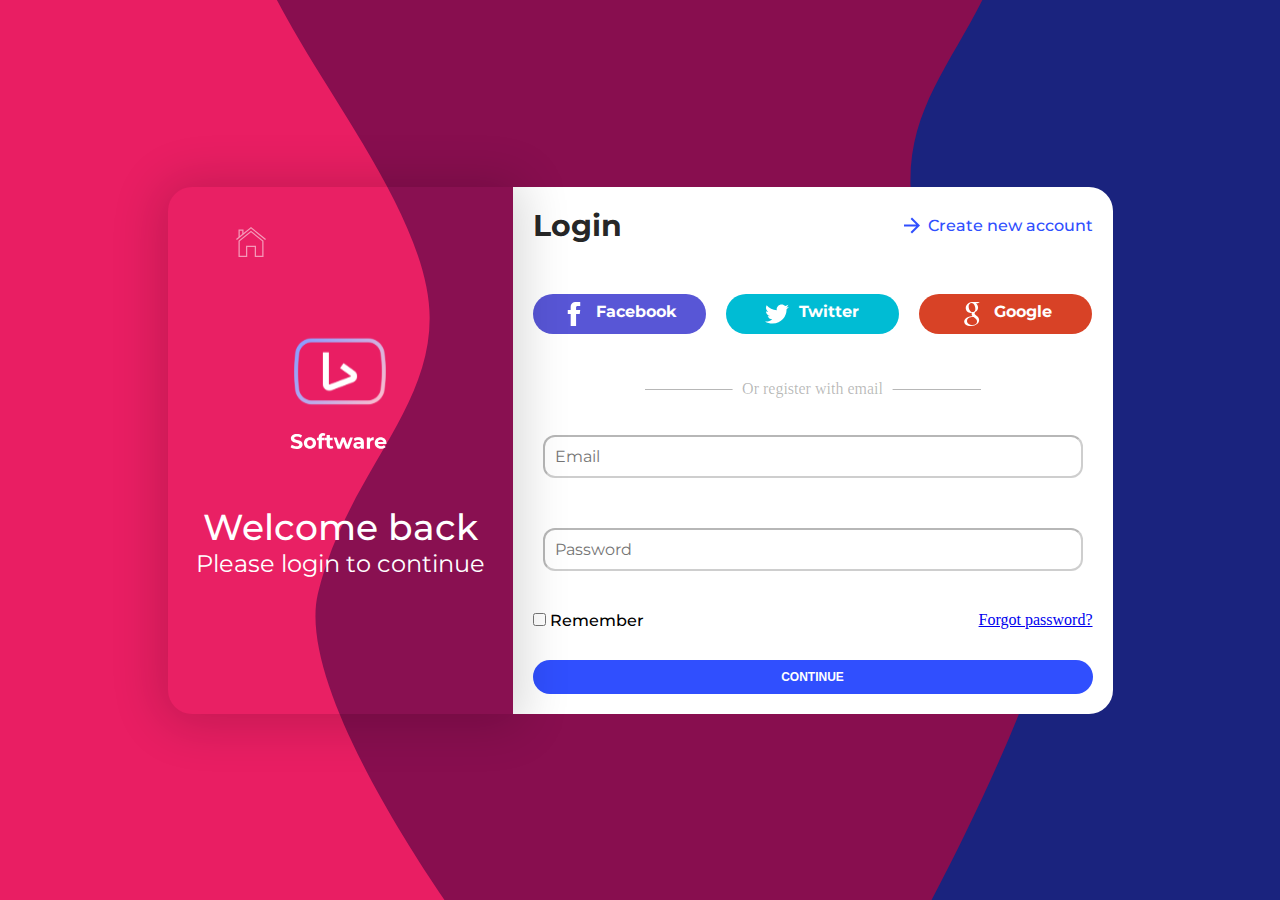
<file: login.html>
<!DOCTYPE html>
<html lang="en">
  <head>
    <meta charset="UTF-8" />
    <meta name="viewport" content="width=device-width, initial-scale=1.0" />
    <title>Login Page</title>
    <link rel="stylesheet" href="./styles/login.css" />
    <link rel="preconnect" href="https://fonts.googleapis.com">
    <link rel="preconnect" href="https://fonts.gstatic.com" crossorigin>
    <link href="https://fonts.googleapis.com/css2?family=Montserrat:ital,wght@0,100..900;1,100..900&display=swap" rel="stylesheet">
  </head>
  <body>
    <!--hilalseyhan/BE-28/Login-page-->
    <section class="wave-background">
      <div class="tranparent-card">
        <div class="welcome-div">
          <a href="#">
            <img src="./image/login/netflux-home.svg" class="netflux-home-logo" alt="netflux-home-logo"/>
          </a>
          
          <div class="logo-div">
            <img src="./image/login/logo.svg" class="netflux-logo" alt="netflux-logo"/>
            <h1 class="welcome-title">
              Welcome back
            </h1>
            <h1 class="welcome-subtitle">
              Please login to continue
            </h1>
          </div>
        </div>
        <div class="form-area-div">
          <div class="login-first-area-div">
            <div class="login-title-div">
              <h3 class="login-title">Login</h3>
              <div class="register-link-div">
                <img src="./image/login/close-icon.svg" class="close-icon" alt="close-icon"/>
                <a href="sign-up.html" class="register-link">Create new account</a>
              </div>
            </div>
            <div class="social-media-div">
              <div class="social-container-facebook">
                <a href="#"  class="social-link login-facebook">
                  <img src="./image/login/social-facebook.svg" alt="Facebook" />
                  Facebook
                </a>
              </div>
              <div class="social-container-twitter">
                <a href="#" class="social-link login-twitter">
                  <img src="./image/login/social-twitter.svg" alt="Twitter"/>
                  Twitter
                </a>
              </div>
              <div class="social-container-google">
                <a href="#" class="social-link login-google">
                  <img src="./image/login/social-google-outline.svg" alt="Google" />
                  Google
                </a>
              </div>
            </div>
            <div class="line"></div>
          </div>
          <form action="#" class="form-section" >
            <div class="input-field-div">
              <input type="email" placeholder="Email" class="input-div" name="email" id="email-login" required/>
              <div id="emailError" class="login-error">Please enter a valid email.</div>
            </div>
            <div class="input-field-div">
              <input type="password" placeholder="Password"class="input-div" name="password" id="password-login" required/>
              <div id="passwordError" class="login-error">Password must contain at least 8 characters, including uppercase, lowercase, and a number.</div>
            </div>
            <div class="remember-forgotPassword">
              <div>
                <input type="checkbox" id="remember-login" name="remember" required/>
                <label class="remember">Remember </label>
              </div>
              <a target="_blank" href="#">Forgot password?</a>
            </div>
            <button type="submit" class="login-continue" id="continue-login">CONTINUE</button>
            <div id="loginSuccess" class="login-success">Login successful!</div>
            <div id="loginFailed" class="login-error">Invalid email or password.</div>
          </form>
          </div>
        </div>
      </div>
    </section>
    <script src="./js/login.js"></script>
    <!--hilalseyhan/BE-28/Login-page-->
  </body>
</html>
</file>
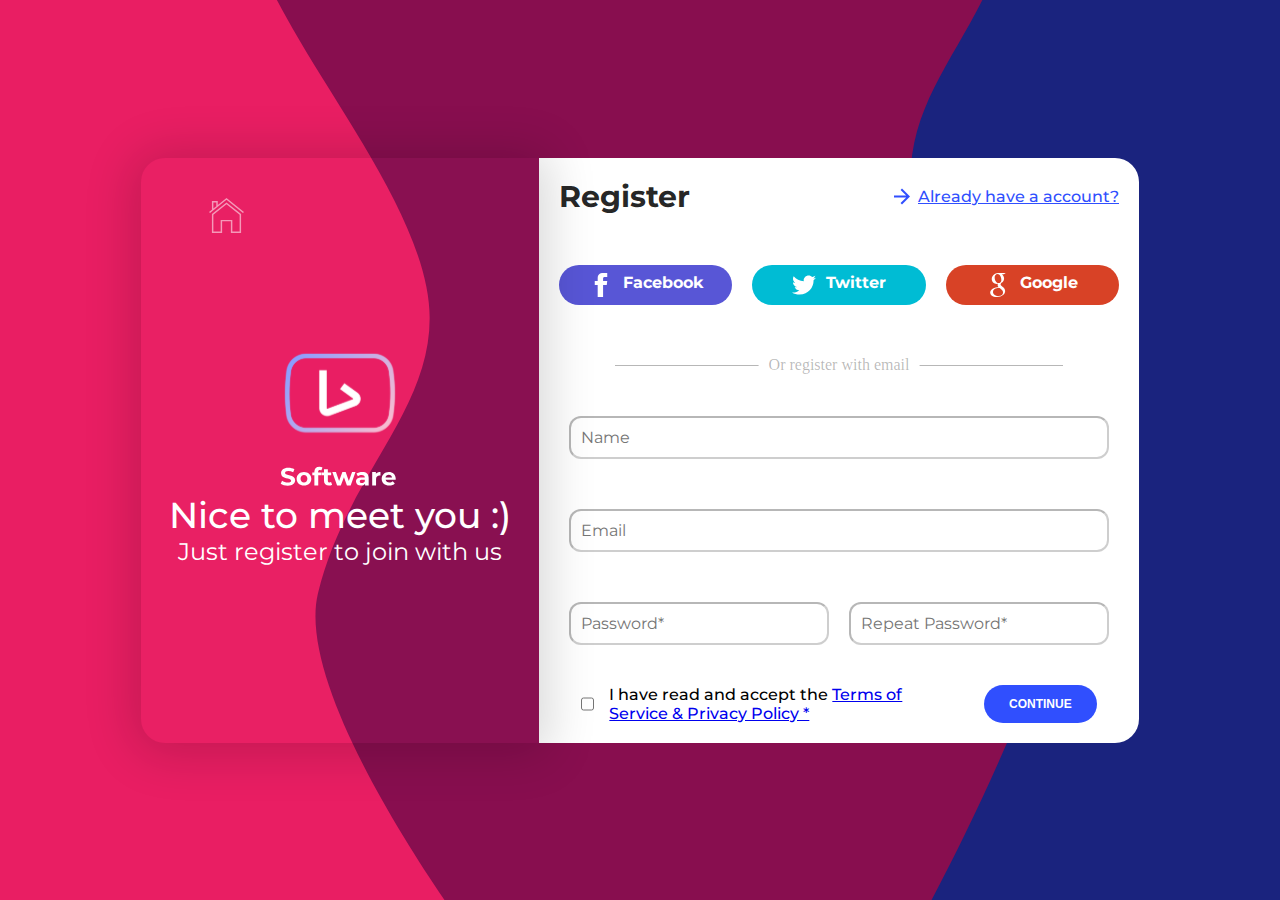
<file: sign-up.html>
<!DOCTYPE html>
<html lang="en">

<head>
  <meta charset="UTF-8" />
  <meta name="viewport" content="width=device-width, initial-scale=1.0" />
  <title>Register Page</title>
  <link rel="stylesheet" href="./styles/sign-up.css" />
  <link rel="preconnect" href="https://fonts.googleapis.com" />
  <link rel="preconnect" href="https://fonts.gstatic.com" crossorigin />
  <link href="https://fonts.googleapis.com/css2?family=Montserrat:ital,wght@0,100..900;1,100..900&display=swap" rel="stylesheet" />
</head>

<body>
  <!--melekmahmutoglu/BE-27/Sign-Up-Html-->
  <section class="wave-background">
    <div class="tranparent-card">
      <div class="welcome-div">
        <a href="sign-up.html">
          <img src="./image/Register/netflux-home.svg" class="netflux-home-logo" alt="netflux-home-logo" />
        </a>
        <div class="logo-div">
          <img src="./image/Register/Logo.svg" class="netflux-logo" alt="netflux-logo" />
          <h1 class="welcome-title">Nice to meet you :)</h1>
          <h1 class="welcome-subtitle">Just register to join with us</h1>
        </div>
      </div>
      <div class="form-area-div">
        <div class="register-first-area-div">
          <div class="register-title-div">
            <h3 class="register-title">Register</h3>
            <div class="login-link-div">
              <img src="./image/Register/Close Icon.svg" class="close-icon" alt="close-icon" />
              <a href="login.html" class="login-link">Already have a account?</a>
            </div>
          </div>
          <div class="social-media-div">
            <div class="social-container-facebook">
              <a href="#" class="social-link">
                <img src="./image/Register/social-facebook.svg" alt="Facebook" />
                Facebook
              </a>
            </div>
            <div class="social-container-twitter">
              <a href="#" class="social-link">
                <img src="./image/Register/social-twitter.svg" alt="Twitter" />
                Twitter
              </a>
            </div>
            <div class="social-container-google">
              <a href="#" class="social-link">
                <img src="./image/Register/social-google-outline.svg" alt="Google" />
                Google
              </a>
            </div>
          </div>
          <div class="line"></div>
        </div>
        <form action="#" class="form-section">
          <div class="input-field-div">
            <input type="text" placeholder="Name" class="input-div" id="name" />
          </div>
          <div class="input-field-div">
            <input type="email" placeholder="Email" class="input-div" id="email" />
          </div>
          <div class="password-container">
            <div class="input-field-div">
              <input type="password" placeholder="Password*" class="input-div" id="password" />
            </div>
            <div class="input-field-div">
              <input type="password" placeholder="Repeat Password*" class="input-div" id="repeat-password" />
            </div>
          </div>
          <p class="error-message" id="error-message"></p>
          <div class="privacy-continue-button">
            <div class="checkbox-section">
              <input type="checkbox" id="privacy-policy" name="privacy-policy" required />
              <label class="privacy-policy" for="privacy-policy">
                I have read and accept the
                <a href="privacy-policy.html">Terms of Service & Privacy Policy *</a>
              </label>
            </div>
            <button type="submit" class="register-button">CONTINUE</button>
          </div>
        </form>
      </div>
    </div>
  </section>
  <!--melekmahmutoglu/BE-27/Sign-Up-Html-->

  <script src="./js/sign-up.js"></script>
</body>

</html>
</file>
<file: styles/login.css>
/*hilalseyhan/BE-28/Login-page*/
* {
  margin: 0;
  padding: 0;
  box-sizing: border-box;
}

:root {
  --ff-primary: "Montserrat", sans-serif;

  --fw-thin: 400;
  --fw-reg: 500;
  --fw-bold: 700;

  --fs-h1: 36px;
  --fs-h2: 30px;
  --fs-h3: 24px;
  --fs-h4: 20px;
  --fs-h5: 16px;
  --fs-h6: 12px;
  --fs-h7: 10px;

  --bg-primary: #880e4f;
  --bg-blur: rgba(255, 255, 255, 0.01);
  --bg-white: white;
  --fc-primary: white;
  --fc-secondary: rgba(0, 0, 0, 0.281);
  --fc-black: rgba(0, 0, 0, 0.87);
  --fc-third: #304ffe;

  --bs: 0px 3px 49px 9px rgba(0, 0, 0, 0.16);

  --lh-high: 94px;
  --lh-high-medium: 50px;
  --lh-medium: 39px;
  --lh-low: 29px;
}

.wave-background {
  background-image: url(../image/login/pink-wave.svg),
    url(../image/login/blue-wave.svg);
  background-repeat: no-repeat;
  background-position: left top, right center;
  background-color: var(--bg-primary);
  height: 100vh;
  display: flex;
  justify-content: center;
  align-items: center;
}
.tranparent-card {
  max-width: 1000px;
  width: 100%;
  display: flex;
  justify-content: center;
  margin: 50px;
}
.welcome-div {
  max-width: 600px;
  box-shadow: var(--bs);
  background-color: var(--bg-blur);
  padding: 28px;
  border-radius: 24px 0 0 24px;
  display: flex;
  flex-direction: column;
  justify-content: center;
  position: relative;
  height: auto;
}
.netflux-home-logo {
  max-width: 30px;
  position: absolute;
  top: 0;
  margin: 40px;
}
.netflux-logo {
  max-width: 100px;
  margin-bottom: 50px;
}
.logo-div {
  display: flex;
  flex-direction: column;
  justify-content: center;
  align-items: center;
}
.welcome-title,
.welcome-subtitle {
  font-family: var(--ff-primary);
  font-size: var(--fs-h1);
  font-weight: var(--fw-reg);
  color: var(--fc-primary);
}
.welcome-subtitle {
  font-size: var(--fs-h3);
  font-weight: var(--fw-thin);
}
.form-area-div {
  max-width: 600px;
  width: 100%;
  height: auto;
  background-color: var(--bg-white);
  border-radius: 0 24px 24px 0;
  padding: 20px;
  display: flex;
  flex-direction: column;
  justify-content: center;
  gap: 30px;
}
.login-title-div {
  display: flex;
  flex-direction: row;
  align-items: center;
  justify-content: space-between;
}
.login-title {
  font-family: var(--ff-primary);
  font-size: var(--fs-h2);
  font-weight: var(--fw-bold);
  color: var(--fc-black);
}
.register-link-div {
  display: flex;
  justify-content: center;
}
.close-icon {
  max-width: 16px;
}
.register-link {
  color: var(--fc-third);
  font-family: var(--ff-primary);
  font-size: var(--fs-h5);
  font-weight: var(--fw-reg);
  padding-left: 8px;
  text-decoration: none;
}
.social-media-div {
  display: flex;
  justify-content: space-evenly;
  gap: 20px;
}
.social-container-facebook,
.social-container-twitter,
.social-container-google {
  max-width: 200px;
  width: 100%;
  display: flex;
  justify-content: center;
  padding: 8px 24px;
  border-radius: 36px;
}
.social-link {
  font-family: var(--ff-primary);
  font-size: var(--fs-h5);
  font-weight: var(--fw-bold);
  color: var(--bg-white);
  text-decoration: none;
  display: flex;
  gap: 10px;
}
.social-container-facebook {
  background-color: rgba(88, 86, 214, 1);
}
.social-container-twitter {
  background-color: rgba(0, 188, 212, 1);
}
.social-container-google {
  background-color: rgba(216, 66, 38, 1);
}

.line {
  position: relative;
  height: 1px;
  width: 60%;
  background-color: var(--fc-secondary);
  margin: 5px auto;
}
.line::before {
  content: "Or register with email";
  color: var(--fc-secondary);
  position: absolute;
  top: 50%;
  left: 50%;
  transform: translate(-50%, -50%);
  background-color: var(--bg-white);
  padding: 10px 10px;
}
.form-section {
  display: flex;
  flex-direction: column;
  gap: 30px;
}
.input-field-div {
  display: flex;
  flex-direction: column;
  margin: 10px;
  flex: 1;
}
.input-div {
  padding: 10px;
  border-radius: 12px;
  border-color: var(--fc-secondary);
  font-family: var(--ff-primary);
  font-size: var(--fs-h5);
}
input:focus {
  outline: none;
  border-color: var(--fc-third);
}
.password-container {
  display: flex;
}
.remember-forgotPassword {
  display: flex;
  justify-content: space-around;
  gap: 30px;
}
.remember-forgotPassword{
  justify-content: space-between;
}
.remember {
  font-family: var(--ff-primary);
  font-size: var(--fs-h5);
  font-weight: var(--fw-reg);
  max-width: 30ch;
  gap: 10px;
}
#remember-login{
  cursor: pointer;
}
.login-continue {
  background-color: var(--fc-third);
  color: var(--bg-white);
  font-size: var(--fs-h6);
  font-weight: var(--fw-bold);
  padding: 10px 16px;
  border: none;
  border-radius: 35px;
  cursor: pointer;
}
.login-first-area-div {
  display: flex;
  flex-direction: column;
  gap: 50px;
}

.login-error {
  color: red;
  display: none;
}
.login-success {
  color: green;
  display: none;
}
.suggestions {
  border: 1px solid #ccc;
  max-height: 100px;
  overflow-y: auto;
  position: absolute;
  margin-top: 37px;
  z-index: 10;
  background-color: white;
  border-radius: 12px;
}
.suggestion-item {
  padding: 8px;
  cursor: pointer;
}
.suggestion-item:hover {
  background-color: #f0f0f0;
}

/* Responsiveness */
@media (max-width: 1400px) {
  .wave-background {
    background-size: contain;
  }
}
@media (max-width: 1100px) {
  .welcome-title {
    font-size: var(--fs-h3);
  }
  .welcome-subtitle {
    font-size: var(--fs-h4);
  }
  .netflux-home-logo {
    max-width: 30px;
  }
  .netflux-logo {
    max-width: 82px;
  }
  .form-area-div {
    padding: 16px;
  }
  .login-title {
    font-size: var(--fs-h3);
  }
  .input-div {
    padding: 8px;
  }
  .login-continue {
    font-size: var(--fs-h5);
  }
  .remember {
    font-size: var(--fs-h5);
  }
  .line::before {
    font-size: var(--fs-h5);
  }
}

@media (max-width: 860px) {
  .tranparent-card {
    flex-direction: column;
    align-items: center;
  }
  .form-area-div {
    border-radius: 0 0 24px 24px;
  }

  .welcome-div {
    width: 100%;
    border-radius: 24px 24px 0 0;
  }
  .wave-background {
    background-size: cover;
    overflow: scroll;
  }
}
@media (max-width: 650px) {
  .wave-background {
    background-size: cover;
  }
}
@media (max-width: 550px) {
  .welcome-title {
    font-size: var(--fs-h5);
  }
  .welcome-subtitle {
    font-size: var(--fs-h6);
  }
  .form-area-div {
    max-width: 400px;
    gap: 15px;
  }
  .login-title {
    font-size: var(--fs-h3);
  }
  .login-continue {
    font-size: var(--fs-h7);
    padding: 7px;
  }
  .remember {
    font-size: var(--fs-h6);
  }
  .line::before {
    font-size: var(--fs-h7);
  }
  .social-media-div {
    flex-direction: column;
    align-items: center;
  }
  .login-title-div {
    flex-direction: column;
    gap: 10px;
  }
  .password-container {
    flex-direction: column;
    gap: 15px;
  }
  .form-section {
    gap: 15px;
  }
  .login-first-area-div {
    gap: 20px;
  }
  .welcome-div {
    max-width: 400px;
  }
  .netflux-home-logo {
    margin: 25px;
    max-width: 25px;
  }
  .register-link {
    padding-left: 0px;
  }
  .close-icon {
    display: none;
  }
  .wave-background {
    background-size: cover;
    height: auto;
  }
}
/*hilalseyhan/BE-28/Login-page*/
</file>
<file: styles/sign-up.css>
/*melekmahmutoglu/BE-27/Sign-Up-Css */

* {
  margin: 0;
  padding: 0;
  box-sizing: border-box;
}

:root {
  --ff-primary: "Montserrat", sans-serif;

  --fw-thin: 400;
  --fw-reg: 500;
  --fw-bold: 700;

  --fs-h1: 36px;
  --fs-h2: 30px;
  --fs-h3: 24px;
  --fs-h4: 20px;
  --fs-h5: 16px;
  --fs-h6: 12px;
  --fs-h7: 10px;

  --bg-primary: #880e4f;
  --bg-blur: rgba(255, 255, 255, 0.01);
  --bg-white: white;
  --fc-primary: white;
  --fc-secondary: rgba(0, 0, 0, 0.281);
  --fc-black: rgba(0, 0, 0, 0.87);
  --fc-third: #304ffe;

  --bs: 0px 3px 49px 9px rgba(0, 0, 0, 0.16);

  --lh-high: 94px;
  --lh-high-medium: 50px;
  --lh-medium: 39px;
  --lh-low: 29px;
}

.wave-background {
  background-image: url(../image/Register/pink-wave.svg),
    url(../image/Register/blue-wave.svg);
  background-repeat: no-repeat;
  background-position: left top, right center;
  background-color: var(--bg-primary);
  height: 100vh;
  display: flex;
  justify-content: center;
  align-items: center;
}
.tranparent-card {
  max-width: 1000px;
  width: 100%;
  display: flex;
  justify-content: center;
  margin: 50px;
}
.welcome-div {
  max-width: 600px;
  box-shadow: var(--bs);
  background-color: var(--bg-blur);
  padding: 28px;
  border-radius: 24px 0 0 24px;
  display: flex;
  flex-direction: column;
  justify-content: center;
  position: relative;
  height: auto;
}
.netflux-home-logo {
  max-width: 35px;
  position: absolute;
  top: 0;
  margin: 40px;
  cursor: pointer;
}
.netflux-logo {
  max-width: 120px;
}
.logo-div {
  display: flex;
  flex-direction: column;
  justify-content: center;
  align-items: center;
}
.welcome-title,
.welcome-subtitle {
  font-family: var(--ff-primary);
  font-size: var(--fs-h1);
  font-weight: var(--fw-reg);
  color: var(--fc-primary);
}
.welcome-subtitle {
  font-size: var(--fs-h3);
  font-weight: var(--fw-thin);
}
.form-area-div {
  max-width: 600px;
  width: 100%;
  height: auto;
  background-color: var(--bg-white);
  border-radius: 0 24px 24px 0;
  padding: 20px;
  display: flex;
  flex-direction: column;
  justify-content: center;
  gap: 30px;
}
.register-title-div {
  display: flex;
  flex-direction: row;
  align-items: center;
  justify-content: space-between;
}
.register-title {
  font-family: var(--ff-primary);
  font-size: var(--fs-h2);
  font-weight: var(--fw-bold);
  color: var(--fc-black);
}
.login-link-div {
  display: flex;
  justify-content: center;
}
.close-icon {
  max-width: 16px;
}
.login-link {
  color: var(--fc-third);
  font-family: var(--ff-primary);
  font-size: var(--fs-h5);
  font-weight: var(--fw-reg);
  padding-left: 8px;
}
.social-media-div {
  display: flex;
  justify-content: space-evenly;
  gap: 20px;
}
.social-container-facebook,
.social-container-twitter,
.social-container-google {
  max-width: 200px;
  width: 100%;
  display: flex;
  justify-content: center;
  padding: 8px 24px;
  border-radius: 36px;
}
.social-link {
  font-family: var(--ff-primary);
  font-size: var(--fs-h5);
  font-weight: var(--fw-bold);
  color: var(--bg-white);
  text-decoration: none;
  display: flex;
  gap: 10px;
}
.social-container-facebook {
  background-color: rgba(88, 86, 214, 1);
}
.social-container-twitter {
  background-color: rgba(0, 188, 212, 1);
}
.social-container-google {
  background-color: rgba(216, 66, 38, 1);
}

.line {
  position: relative;
  height: 1px;
  width: 80%;
  background-color: var(--fc-secondary);
  margin: 10px auto;
}
.line::before {
  content: "Or register with email";
  color: var(--fc-secondary);
  position: absolute;
  top: 50%;
  left: 50%;
  transform: translate(-50%, -50%);
  background-color: var(--bg-white);
  padding: 10px 10px;
}
.form-section {
  display: flex;
  flex-direction: column;
  gap: 30px;
}
.input-field-div {
  display: flex;
  flex-direction: column;
  margin: 10px;
  flex: 1;
}
.input-div {
  padding: 10px;
  border-radius: 12px;
  border-color: var(--fc-secondary);
  font-family: var(--ff-primary);
  font-size: var(--fs-h5);
}
input:focus {
  outline: none;
  border-color: var(--fc-third);
}
.password-container {
  display: flex;
}
.privacy-continue-button {
  display: flex;
  justify-content: space-around;
}
.privacy-policy {
  font-family: var(--ff-primary);
  font-size: var(--fs-h5);
  font-weight: var(--fw-reg);
  max-width: 30ch;
  gap: 10px;
}
.register-button {
  background-color: var(--fc-third);
  color: var(--bg-white);
  font-size: var(--fs-h6);
  font-weight: var(--fw-bold);
  padding: 10px 25px;
  border: none;
  border-radius: 35px;
  cursor: pointer;
}
.register-first-area-div {
  display: flex;
  flex-direction: column;
  gap: 50px;
}
.checkbox-section {
  display: flex;
  gap: 15px;
}

/* Responsiveness */
@media (max-width: 1400px) {
  .wave-background {
    background-size: contain;
  }
}
@media (max-width: 1100px) {
  .welcome-title {
    font-size: var(--fs-h3);
  }
  .welcome-subtitle {
    font-size: var(--fs-h4);
  }
  .netflux-home-logo {
    max-width: 30px;
  }
  .netflux-logo {
    max-width: 82px;
  }
  .form-area-div {
    padding: 16px;
  }
  .register-title {
    font-size: var(--fs-h3);
  }
  .input-div {
    padding: 8px;
  }
  .register-button {
    font-size: var(--fs-h5);
  }
  .privacy-policy {
    font-size: var(--fs-h5);
  }
  .line::before {
    font-size: var(--fs-h5);
  }
}

@media (max-width: 860px) {
  .tranparent-card {
    flex-direction: column;
    align-items: center;
  }
  .form-area-div {
    border-radius: 0 0 24px 24px;
  }

  .welcome-div {
    width: 100%;
    border-radius: 24px 24px 0 0;
  }
  .wave-background {
    background-size: cover;
    overflow: scroll;
  }
}
@media (max-width: 550px) {
  .welcome-title {
    font-size: var(--fs-h5);
  }
  .welcome-subtitle {
    font-size: var(--fs-h6);
  }
  .form-area-div {
    max-width: 400px;
    gap: 15px;
  }
  .register-title {
    font-size: var(--fs-h3);
  }
  .register-button {
    font-size: var(--fs-h6);
    padding: 12px;
  }
  .privacy-policy {
    font-size: var(--fs-h6);
  }
  .line {
    width: 100%;
  }
  .line::before {
    font-size: var(--fs-h7);
  }
  .social-media-div {
    flex-direction: column;
    align-items: center;
  }
  .register-title-div {
    flex-direction: column;
    gap: 10px;
  }
  .password-container {
    flex-direction: column;
    gap: 15px;
  }
  .form-section {
    gap: 15px;
  }
  .register-first-area-div {
    gap: 20px;
  }
  .welcome-div {
    max-width: 400px;
  }
  .netflux-home-logo {
    margin: 12px;
  }
  .login-link {
    padding-left: 0px;
  }
  .close-icon {
    display: none;
  }
  .privacy-continue-button {
    flex-direction: column;
    gap: 15px;
  }
  .wave-background {
    background-size: cover;
    height: auto;
  }
}

.error-message {
  color: red;
  display: none;
  font-family: var(--ff-primary);
  font-size: var(--fs-h6);
  margin-top: -20px;
  padding-left: 10px;
}

/*melekmahmutoglu/BE-27/Sign-Up-Css */
</file>
